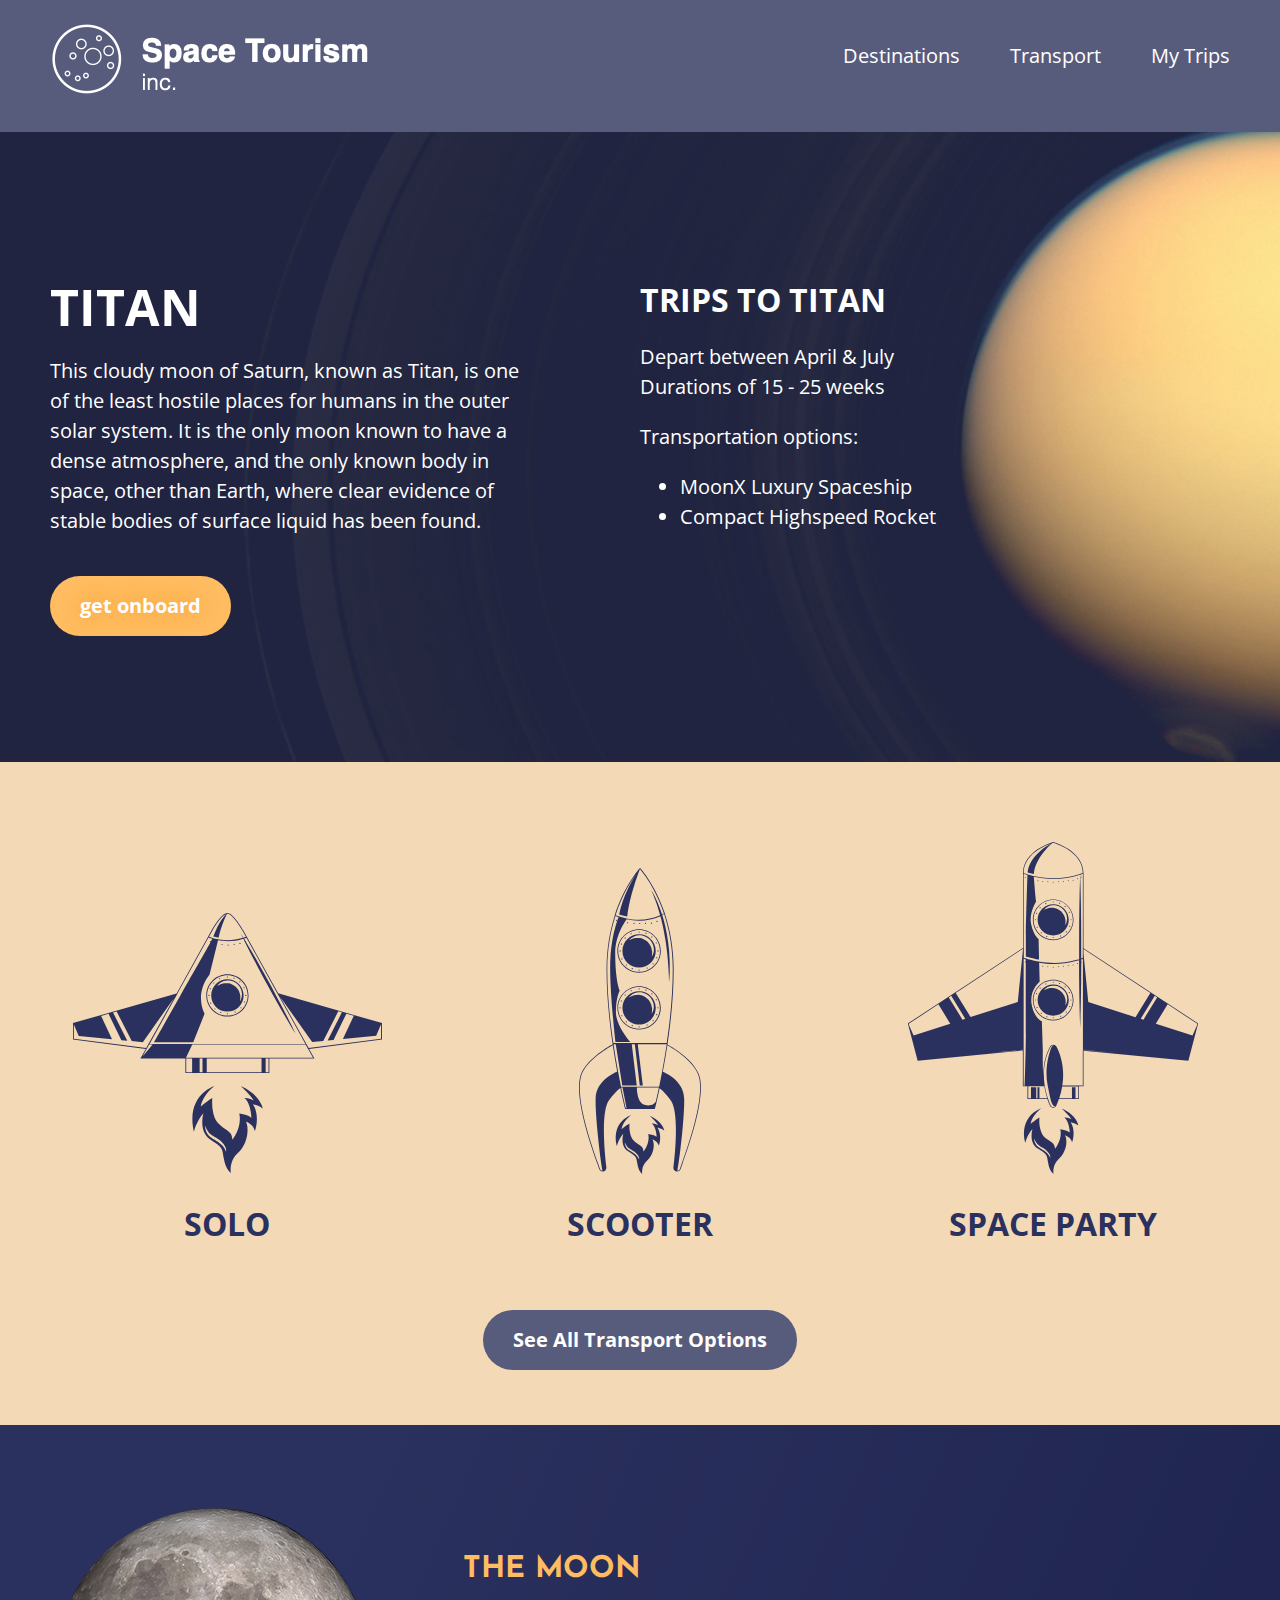
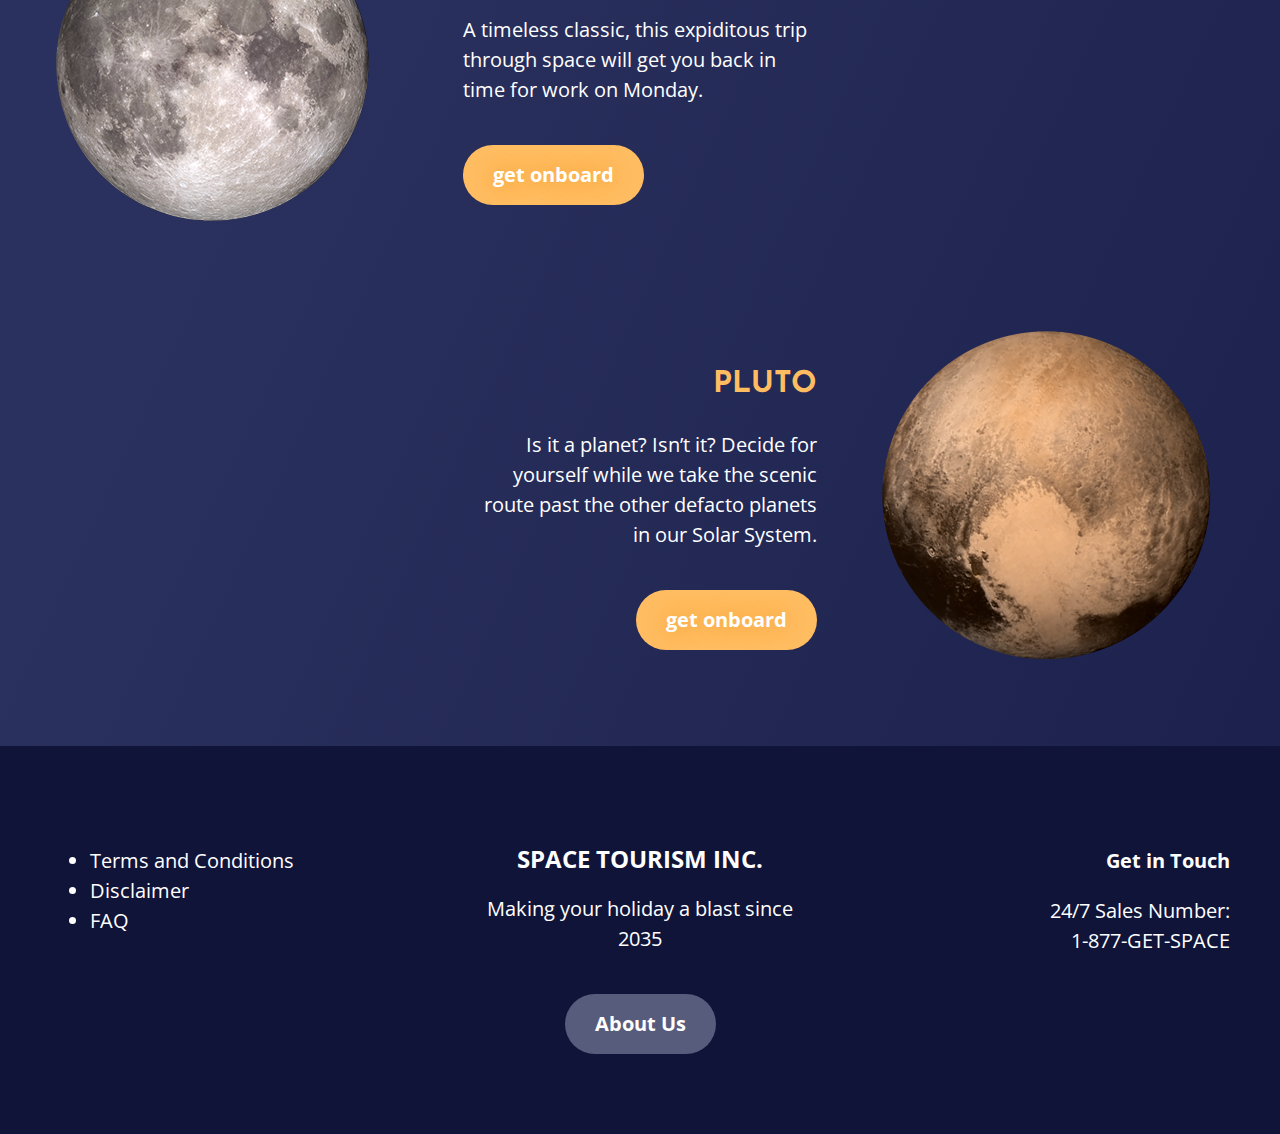
<file: index.html>
<!DOCTYPE html>
<html>

<head>
    <meta charset="utf-8">
    <title>Responsive Design</title>
    <link rel="preconnect" href="https://fonts.googleapis.com">
    <link rel="preconnect" href="https://fonts.gstatic.com" crossorigin>
    <link
        href="https://fonts.googleapis.com/css2?family=Josefin+Sans:ital,wght@0,700;1,700&family=Open+Sans:ital,wght@0,400;0,700;1,400;1,700&display=swap"
        rel="stylesheet">
    <link rel="stylesheet" href="css/style.css">
</head>

<body>
    <header>
        <div class="container wrapper headerflex">
            <a href="/"><img src="imgs/Space-Tourism.png" alt="Space Tourism Logo"></a>

            <nav class="primary-nav">
                <ul>
                    <li><a href="destinations.html">Destinations</a></li>
                    <li><a href="transport.html">Transport</a></li>
                    <li><a href="mytrips.html">My Trips</a></li>
                </ul>
            </nav>

        </div>
    </header>
    <section class="feature">
        <div class="feature-grid container wrapper">
            <div>
                <h1>Titan</h1>
                <p>This cloudy moon of Saturn, known as Titan, is one of the least hostile places for humans in the
                    outer solar system. It is the only moon known to have a dense atmosphere, and the only known body in
                    space, other than Earth, where clear evidence of stable bodies of surface liquid has been found.</p>
                <a href="titan.html" class="button button-gold">get onboard</a>
            </div>
            <div>
                <h2>Trips to Titan</h2>
                <p>Depart between April & July<br>
                    Durations of 15 - 25 weeks </p>
                <p>Transportation options: </p>
                <ul>
                    <li>MoonX Luxury Spaceship</li>
                    <li>Compact Highspeed Rocket</li>
                </ul>
            </div>
        </div>
    </section>
    <section class="ships">
        <div class="ships-grid container wrapper">
            <div>
                <img src="imgs/Solo.svg" alt="Solo Spaceship">
                <h2>Solo</h2>
            </div>
            <div>
                <img src="imgs/Scooter.svg" alt="Scooter Spaceship">
                <h2>Scooter</h2>
            </div>
            <div>
                <img src="imgs/Space-Party.svg" alt="Space Party Spaceship">
                <h2>Space Party</h2>
            </div>
            <a href="transport.html" class="button button-blue">See All Transport Options</a>
        </div>
    </section>
    <section class="more-trips">
        <div class="container wrapper">
            <div class="img-text">
                <img src="imgs/moon.png" alt="Moon">
                <div>
                    <h3><a href="moon.html">The Moon</a></h3>
                    <p>A timeless classic, this expiditous trip through space will get you back in time for work on
                        Monday.
                    </p>
                    <a href="moon.html" class="button button-gold">get onboard</a>
                </div>
            </div>
            <div class="img-text img-text--alternate">
                <img src="imgs/pluto.png" alt="Pluto">
                <div>
                    <h3> <a href="pluto.html">Pluto</a></h3>
                    <p>Is it a planet? Isn’t it? Decide for yourself while we take the scenic route past the other
                        defacto
                        planets in our Solar System.</p>
                    <a href="pluto.html" class="button button-gold">get onboard</a>
                </div>
            </div>
        </div>
    </section>
    <footer>
        <div class="footer-grid container wrapper">
            <div>
                <ul>
                    <li>Terms and Conditions</li>
                    <li>Disclaimer</li>
                    <li>FAQ</li>
                </ul>
            </div>
            <div>
                <h4>Space Tourism inc.</h4>
                <p>Making your holiday a blast since 2035</p>
                <a href="about.html" class="button button-blue">About Us</a>
            </div>
            <div>
                <p><strong>Get in Touch</strong></p>
                <p>24/7 Sales Number:<br>
                    1-877-GET-SPACE</p>
            </div>
        </div>
    </footer>

</body>

</html>
</file>
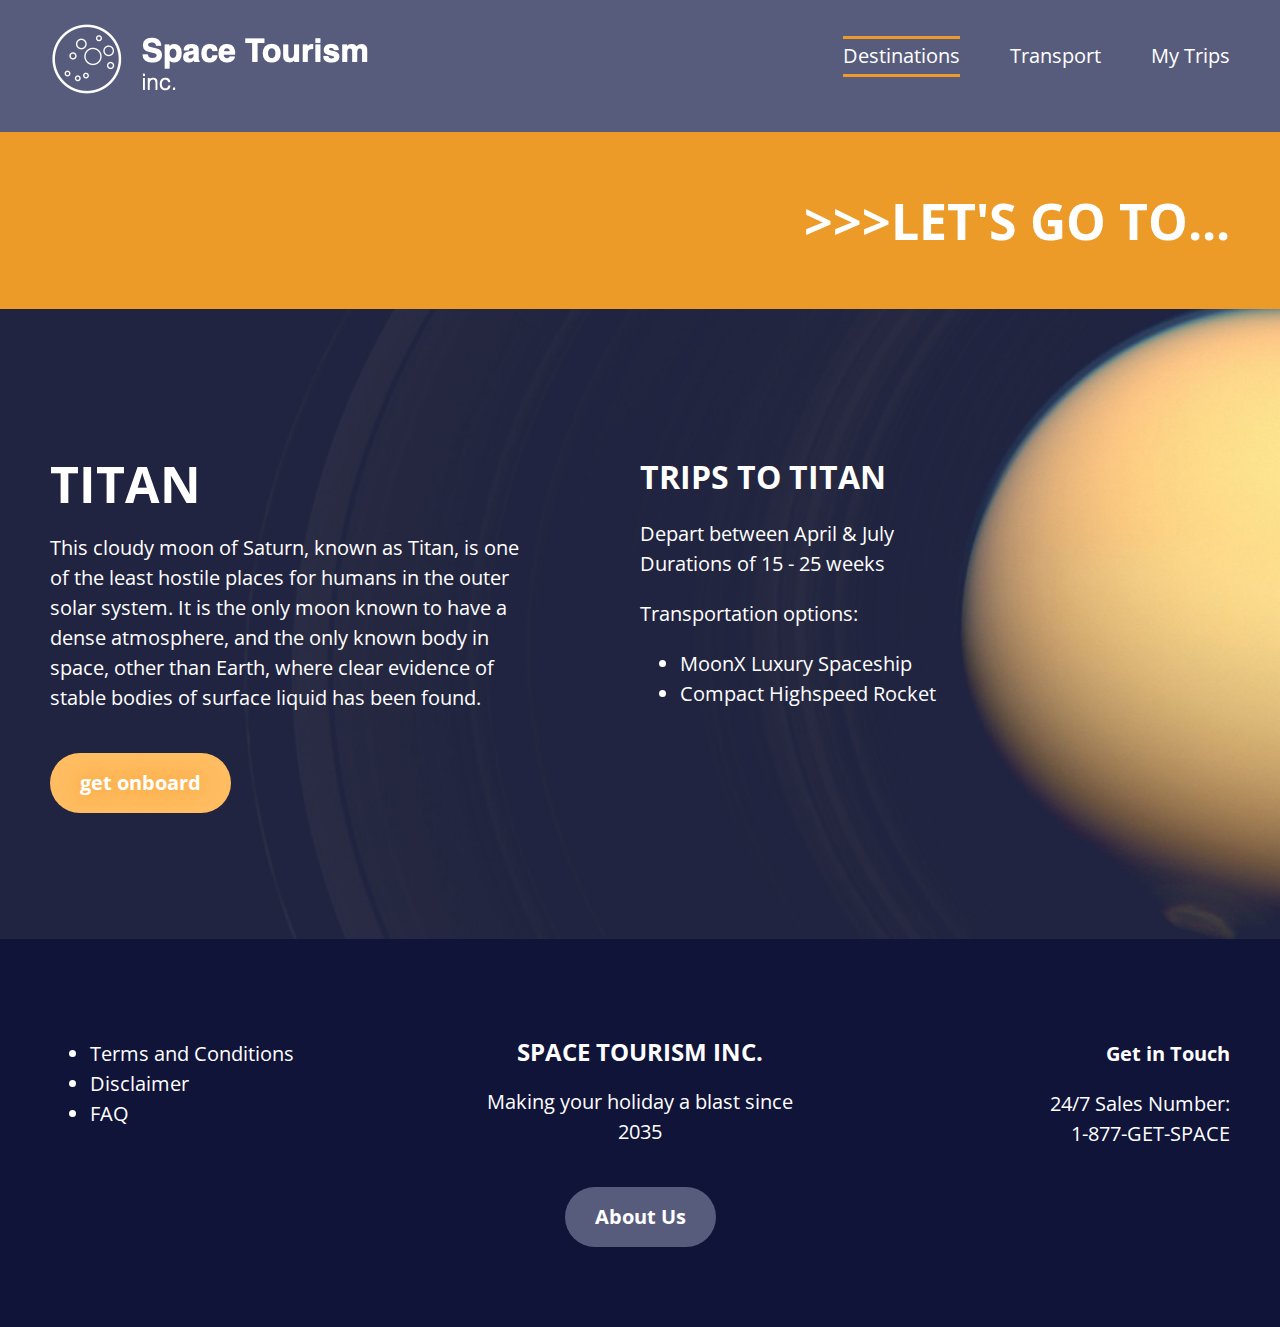
<file: destinations.html>
<!DOCTYPE html>
<html>

<head>
    <meta charset="utf-8">
    <title>Responsive Design</title>
    <link rel="preconnect" href="https://fonts.googleapis.com">
    <link rel="preconnect" href="https://fonts.gstatic.com" crossorigin>
    <link
        href="https://fonts.googleapis.com/css2?family=Josefin+Sans:ital,wght@0,700;1,700&family=Open+Sans:ital,wght@0,400;0,700;1,400;1,700&display=swap"
        rel="stylesheet">
    <link rel="stylesheet" href="css/style.css">
</head>

<body>
    <header>
        <div class="container wrapper headerflex">
            <a href="/"><img src="imgs/Space-Tourism.png" alt="Space Tourism Logo"></a>

            <nav class="primary-nav">
                <ul>
                    <li><a href="destinations.html" class="active">Destinations</a></li>
                    <li><a href="transport.html">Transport</a></li>
                    <li><a href="mytrips.html">My Trips</a></li>
                </ul>
            </nav>

        </div>
    </header>
     <header class="page-header">
        <h1 class="continer wrapper">>>>Let's Go To...</h1>
     </header>
    <section class="feature">
        <div class="feature-grid container wrapper">
            <div>
                <h1>Titan</h1>
                <p>This cloudy moon of Saturn, known as Titan, is one of the least hostile places for humans in the
                    outer solar system. It is the only moon known to have a dense atmosphere, and the only known body in
                    space, other than Earth, where clear evidence of stable bodies of surface liquid has been found.</p>
                <a href="titan.html" class="button button-gold">get onboard</a>
            </div>
            <div>
                <h2>Trips to Titan</h2>
                <p>Depart between April & July<br>
                    Durations of 15 - 25 weeks </p>
                <p>Transportation options: </p>
                <ul>
                    <li>MoonX Luxury Spaceship</li>
                    <li>Compact Highspeed Rocket</li>
                </ul>
            </div>
        </div>
    </section>
    <footer>
        <div class="footer-grid container wrapper">
            <div>
                <ul>
                    <li>Terms and Conditions</li>
                    <li>Disclaimer</li>
                    <li>FAQ</li>
                </ul>
            </div>
            <div>
                <h4>Space Tourism inc.</h4>
                <p>Making your holiday a blast since 2035</p>
                <a href="about.html" class="button button-blue">About Us</a>
            </div>
            <div>
                <p><strong>Get in Touch</strong></p>
                <p>24/7 Sales Number:<br>
                    1-877-GET-SPACE</p>
            </div>
        </div>
    </footer>

</body>

</html>
</file>
<file: css/style.css>
* {
    box-sizing: border-box;
}

html,
body {
    min-height: 100vh;
    margin: 0;
    font-family: 'Open Sans', sans-serif;

    /* base font styles */
    color: white;
    font-size: 20px;
    line-height: 1.5em;
}

img {
    max-width: 100%;
}

.wrapper {
    padding: 80px 50px;
}

header .wrapper {
    padding: 20px 50px;
}

.container {
    max-width: 1440px;
    margin: auto;
}

header {
    background-color: #585C7C;
}

.headerflex {
    display: flex;
    justify-content: space-between;
    flex-wrap: wrap;
    align-items: center;
}

.primary-nav ul {
    /* remove deafult styling */
    list-style-type: none;
    padding: 0;
    margin: 0;

    /* code the layout for the nav */
    display: flex;
    column-gap: 50px;
    margin-bottom: 20px;
}

.primary-nav a {
    color: white;
}

.primary-nav .active {
    border-bottom: 3px solid #ed9b28;
    border-top: 3px solid #ed9b28;
    padding-bottom: 5px;
    padding-top: 3px;
}

.page-header {
    background-color: #ed9b28;
    text-align: right;
    padding: 20px 0;
}

.feature {
    background-image: url("../imgs/Titan-Bkg.jpg");
    background-size: cover;
    background-position: center right;
    min-height: 70vh;
    display: flex;
}

.feature-grid {
    display: grid;
    grid-template-columns: 3fr 2fr 1fr;
    grid-gap: 10%;
}

.ships {
    background-color: #F3D9B5;
    color: #2B315E;
}

.ships-grid {
    display: grid;
    grid-template-columns: repeat(3, 1fr);
    grid-gap: 5%;
    text-align: center;
    align-items: end;
}

.ships-grid .button {
    grid-column: span 3;
    justify-self: center;
}

.more-trips {
    background: linear-gradient(114.63deg, #2B315E 21.29%, #1C214D 99.68%);
}

.img-text {
    display: grid;
    grid-template-columns: repeat(3, 1fr);
    grid-gap: 5%;
    align-items: center;
}

.img-text--alternate {
    margin-top: 100px;
}

.img-text--alternate img {
    grid-column: 3;
}

.img-text--alternate div {
    grid-row: 1;
    grid-column: 2;
    text-align: right;
}

footer {
    background-color: #101439;
}

.footer-grid {
    display: grid;
    grid-template-columns: repeat(3, 1fr);
    grid-gap: 5%;
}

.footer-grid div:nth-child(2) {
    text-align: center;
}

.footer-grid div:last-child {
    text-align: right;
}

/* COMPONENTS */

.button {
    padding: 15px 30px;
    display: inline-block;
    border-radius: 50px;
    color: white;
    font-weight: bold;
    font-size: 20px;
    transition: .5s;
    margin-top: 20px;
}

.button-blue {
    background-color: #585C7C;
}

.button-blue:hover {
    background-color: #101439;
    color: white;
}

.button-gold {
    background-color: #FFBC61;
    text-shadow: 0px 0px 20px #ed9b28;
}

.button-gold:hover {
    background-color: #ed9b28;
    color: white;
}


/* TYPOGRAPHY */

h1 {
    font-size: 50px;
    text-transform: uppercase;
    /* margin: 0; */
}

h2 {
    font-size: 32px;
    text-transform: uppercase;
    /* margin: 0; */
}

h3 {
    font-family: 'Josefin Sans', sans-serif;
    font-size: 30px;
    text-transform: uppercase;
    /* margin: 0; */
}

h4 {
    font-size: 24px;
    text-transform: uppercase;
    margin: 18px 0;
}

a {
    color: #FFBC61;
    text-decoration: none;
}

a:hover {
    color: #F3D9B5;
}

@media screen and (max-width: 490px) {

    .feature-grid {
        grid-template-columns: 1fr;
        grid-gap: 10%;
    }
    
    .ships-grid {
        grid-template-columns: 1fr;
        grid-gap: 5%;
        text-align: center;
        align-items: end;
    }
    
    .ships-grid .button {
        grid-column: span 1;
        justify-self: center;
    }
    
    
    .img-text {
        grid-template-columns: 1fr;
        grid-gap: 5%;
        align-items: center;
    }
    
    .img-text--alternate {
        margin-top: 100px;
    }
    
    .img-text--alternate img {
        grid-column: 3;
    }
    
    .img-text--alternate div {
        grid-row: 2;
        grid-column: 1;
        text-align: right;
    }
    
    footer {
        background-color: #101439;
    }
    
    .footer-grid {
        grid-template-columns: 1fr;
        grid-gap: 5%;
    }
}
</file>
